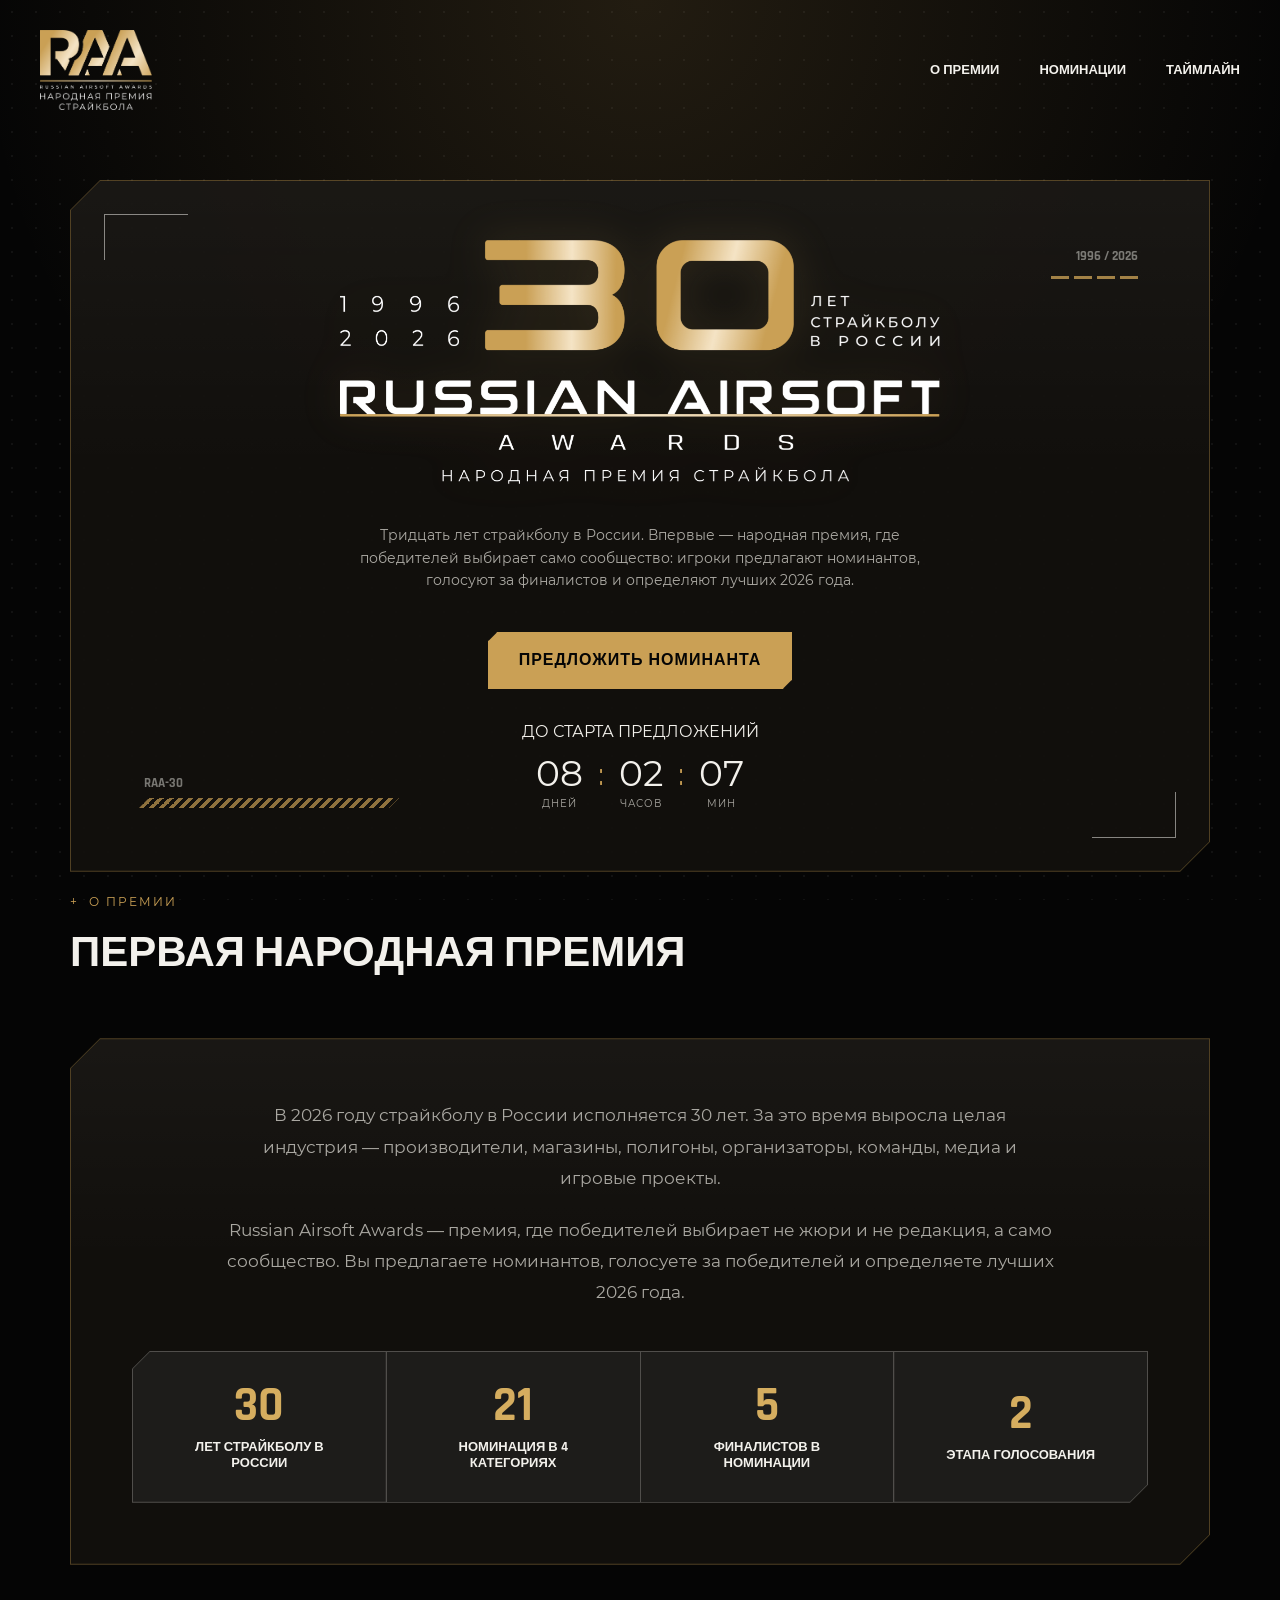
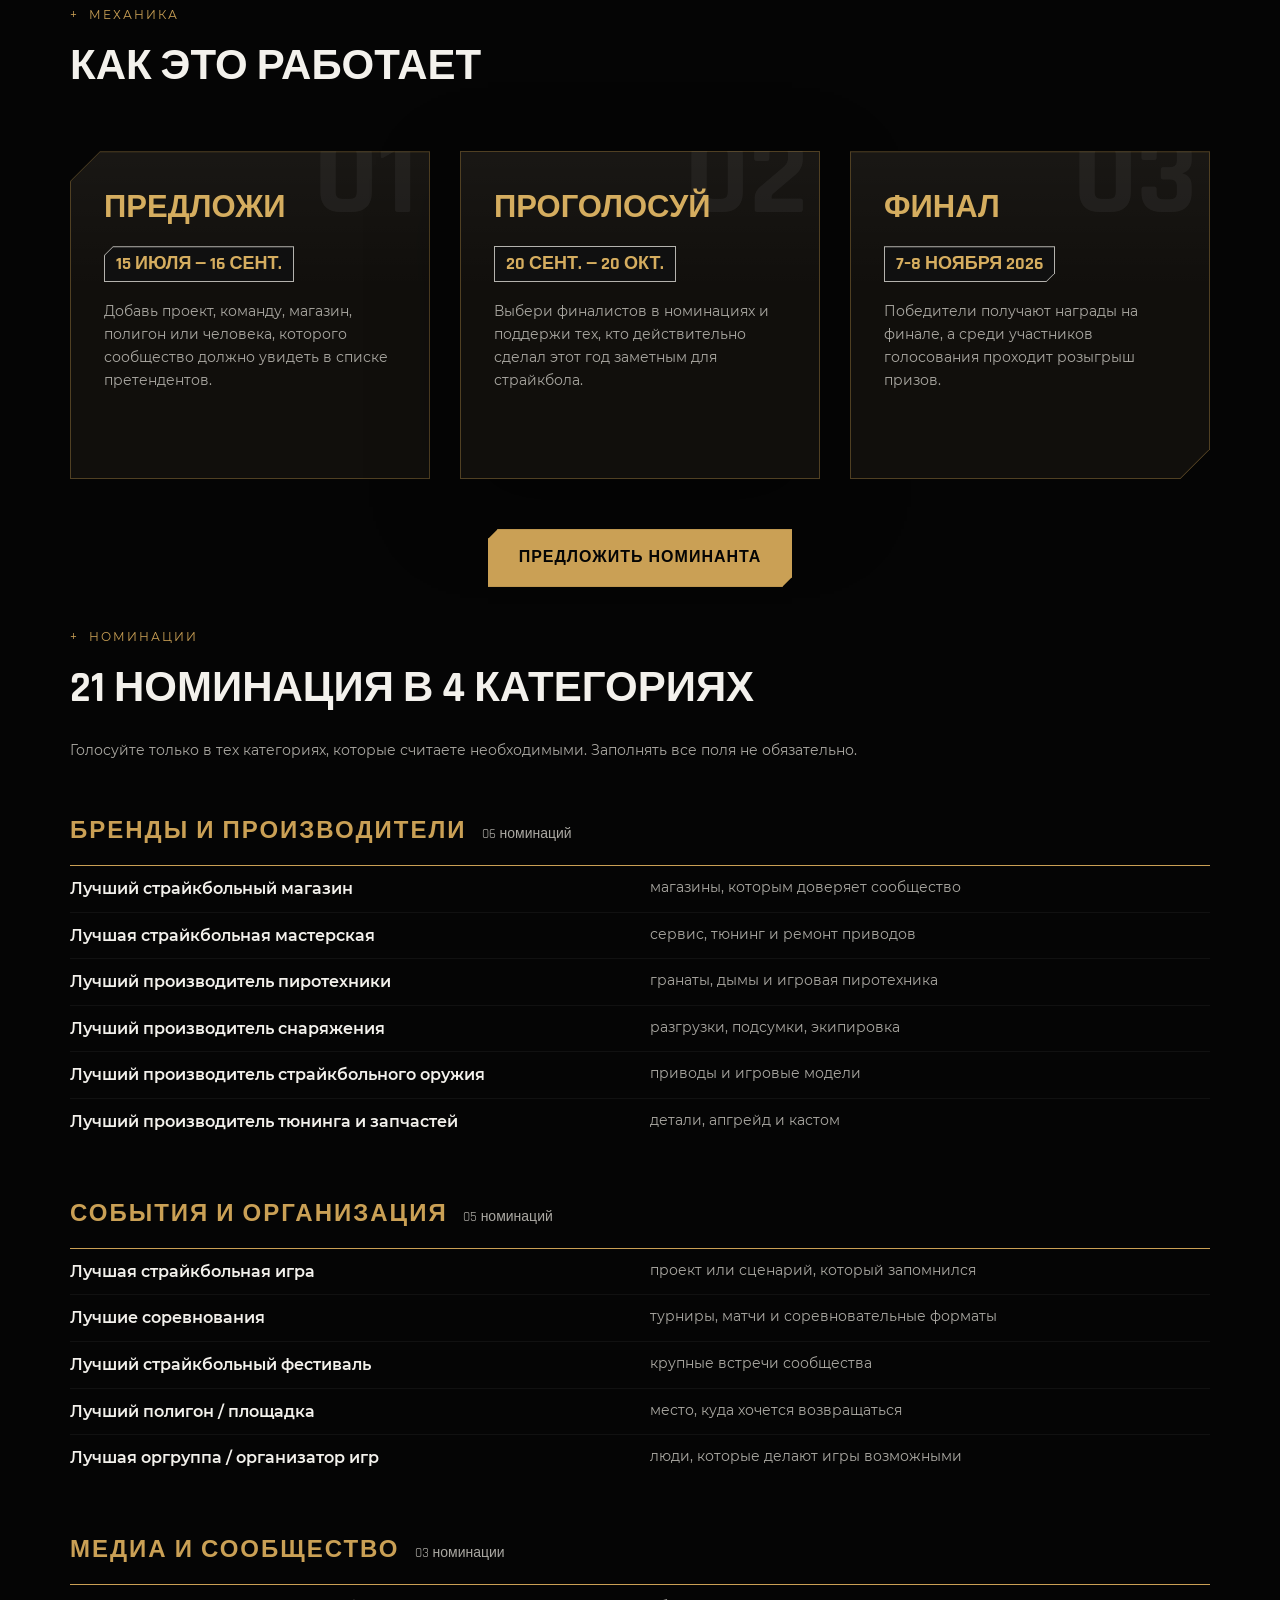
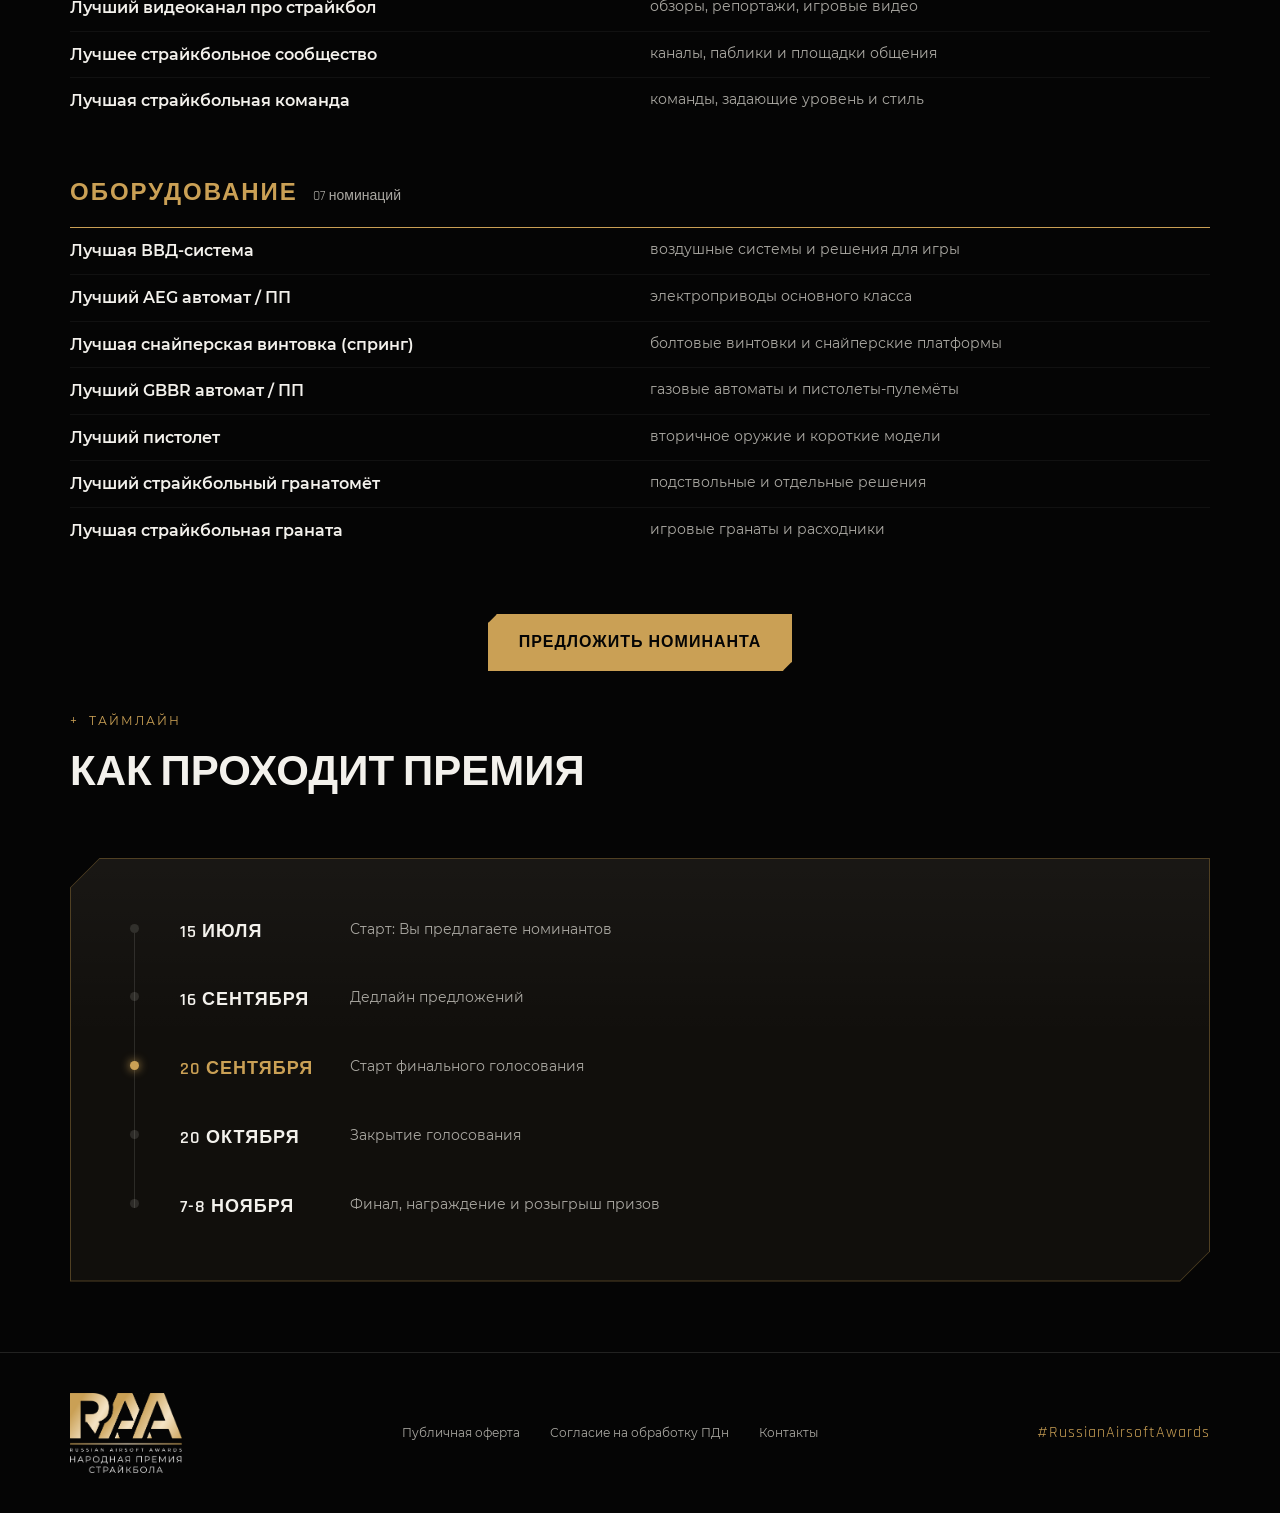
<file: index.html>
<!DOCTYPE html>
<html lang="ru">
<head>
    <meta charset="UTF-8">
    <meta name="viewport" content="width=device-width, initial-scale=1.0">
    <title>Russian Airsoft Awards</title>
    <link rel="stylesheet" href="style.css">
    <link rel="icon" type="image/png" href="favicon.png">
</head>
<body>

    <div class="background-grid"></div>

    <header class="header">
        <a class="logo" href="#" aria-label="Russian Airsoft Awards">
            <img src="img/RAA_white_PNG.png" alt="Russian Airsoft Awards" class="header-logo">
        </a>
        <button class="menu-toggle" type="button" aria-label="Открыть меню" aria-expanded="false">
            <span></span>
            <span></span>
            <span></span>
        </button>
        <nav class="nav" aria-label="Основная навигация">
            <a href="#about" class="nav-link">О ПРЕМИИ</a>
            <a href="#nominations" class="nav-link">НОМИНАЦИИ</a>
            <a href="#timeline" class="nav-link">ТАЙМЛАЙН</a>
        </nav>
    </header>

    <main class="container">
        
        <!-- HERO SECTION -->
        <section class="hero">
            <div class="hero-main tech-panel">
                <div class="hud-elements" aria-hidden="true">
                    <div class="hud-corner hud-corner-top"></div>
                    <div class="hud-corner hud-corner-bottom"></div>
                    <div class="hud-tag hud-tag-left">RAA-30</div>
                    <div class="hud-tag hud-tag-right">1996 / 2026</div>
                    <div class="hud-meter"><span></span><span></span><span></span><span></span></div>
                    <div class="hud-bc hud-bc-bottom"></div>
                </div>
                
                <div class="hero-content">
                    <div class="hero-logo">
                        <img src="img/30RAA_white_PNG.png" alt="Russian Airsoft Awards 1996-2026" class="hero-image">
                    </div>

                    <p class="desc">Тридцать лет страйкболу в России. Впервые — народная премия, где победителей выбирает само сообщество: игроки предлагают номинантов, голосуют за финалистов и определяют лучших 2026 года.</p>
                    
                    <div class="hero-actions">
                        <a href="#vote" class="btn btn-primary">
                            <span class="btn-label">ПРЕДЛОЖИТЬ НОМИНАНТА</span>
                        </a>
                        
                        <div class="timer-panel" aria-label="До старта предложений">
                            <div class="timer-label">ДО СТАРТА ПРЕДЛОЖЕНИЙ</div>
                            <div class="timer-grid">
                                <div class="time-box">
                                    <span class="time-num">08</span>
                                    <span class="time-text">ДНЕЙ</span>
                                </div>
                                <span class="time-sep">:</span>
                                <div class="time-box">
                                    <span class="time-num">02</span>
                                    <span class="time-text">ЧАСОВ</span>
                                </div>
                                <span class="time-sep">:</span>
                                <div class="time-box">
                                    <span class="time-num">07</span>
                                    <span class="time-text">МИН</span>
                                </div>
                            </div>
                        </div>
                    </div>
                </div>
            </div>
        </section>

        <!-- ABOUT SECTION -->
        <section id="about" class="section">
            <div class="section-header">
                <div class="section-eyebrow"><span class="plus-icon">+</span> О ПРЕМИИ</div>
                <h2 class="section-title">ПЕРВАЯ НАРОДНАЯ ПРЕМИЯ</h2>
            </div>
            
            <div class="about-panel tech-panel">
                <div class="about-copy">
                    <p>В 2026 году страйкболу в России исполняется 30 лет. За это время выросла целая индустрия — производители, магазины, полигоны, организаторы, команды, медиа и игровые проекты.</p>
                    <p>Russian Airsoft Awards — премия, где победителей выбирает не жюри и не редакция, а само сообщество. Вы предлагаете номинантов, голосуете за победителей и определяете лучших 2026 года.</p>
                </div>
                <div class="about-stats">
                    <div class="stat-card">
                        <span class="stat-num">30</span>
                        <span class="stat-desc">ЛЕТ СТРАЙКБОЛУ В РОССИИ</span>
                    </div>
                    <div class="stat-card">
                        <span class="stat-num">21</span>
                        <span class="stat-desc">НОМИНАЦИЯ В 4 КАТЕГОРИЯХ</span>
                    </div>
                    <div class="stat-card">
                        <span class="stat-num">5</span>
                        <span class="stat-desc">ФИНАЛИСТОВ В НОМИНАЦИИ</span>
                    </div>
                    <div class="stat-card">
                        <span class="stat-num">2</span>
                        <span class="stat-desc">ЭТАПА ГОЛОСОВАНИЯ</span>
                    </div>
                </div>
            </div>
        </section>
        
        <!-- TIMELINE SECTION -->
        

        <!-- MECHANICS SECTION -->
        <section id="mechanics" class="section">
            <div class="section-header">
                <div class="section-eyebrow"><span class="plus-icon">+</span> МЕХАНИКА</div>
                <h2 class="section-title">КАК ЭТО РАБОТАЕТ</h2>
            </div>
            
            <div class="steps-grid">
                <article class="step-card tech-panel tech-panel-start">
                    <div class="step-num">01</div>
                    <h3>ПРЕДЛОЖИ</h3>
                    <div class="step-date step-date-start">15 ИЮЛЯ — 16 СЕНТ.</div>
                    <p>Добавь проект, команду, магазин, полигон или человека, которого сообщество должно увидеть в списке претендентов.</p>
                </article>
                <article class="step-card tech-panel tech-panel-mid">
                    <div class="step-num">02</div>
                    <h3>ПРОГОЛОСУЙ</h3>
                    <div class="step-date">20 СЕНТ. — 20 ОКТ.</div>
                    <p>Выбери финалистов в номинациях и поддержи тех, кто действительно сделал этот год заметным для страйкбола.</p>
                </article>
                <article class="step-card tech-panel tech-panel-end">
                    <div class="step-num">03</div>
                    <h3>ФИНАЛ</h3>
                    <div class="step-date step-date-end">7–8 НОЯБРЯ 2026</div>
                    <p>Победители получают награды на финале, а среди участников голосования проходит розыгрыш призов.</p>
                </article>
            </div>
            
            <div class="center-action">
                <a href="#vote" class="btn btn-primary">
                    <span class="btn-label">ПРЕДЛОЖИТЬ НОМИНАНТА</span>
                </a>
            </div>
        </section>

        <!-- NOMINATIONS SECTION -->
        <section id="nominations" class="section">
             <div class="section-header">
                <div class="section-eyebrow"><span class="plus-icon">+</span> НОМИНАЦИИ</div>
                <h2 class="section-title">21 НОМИНАЦИЯ В 4 КАТЕГОРИЯХ</h2>
                <p class="desc text-dim" style="margin-top: 16px; font-size: 14px;">Голосуйте только в тех категориях, которые считаете необходимыми. Заполнять все поля не обязательно.</p>
            </div>
            
            <div class="nominations-container">
                <!-- Group 1 -->
                <div class="nom-group">
                    <div class="nom-group-header">
                        <h3>БРЕНДЫ И ПРОИЗВОДИТЕЛИ</h3>
                        <span class="nom-count">06 номинаций</span>
                    </div>
                    <div class="nom-list">
                        <div class="nom-row">
                            <strong>Лучший страйкбольный магазин</strong>
                            <span>магазины, которым доверяет сообщество</span>
                        </div>
                        <div class="nom-row">
                            <strong>Лучшая страйкбольная мастерская</strong>
                            <span>сервис, тюнинг и ремонт приводов</span>
                        </div>
                        <div class="nom-row">
                            <strong>Лучший производитель пиротехники</strong>
                            <span>гранаты, дымы и игровая пиротехника</span>
                        </div>
                        <div class="nom-row">
                            <strong>Лучший производитель снаряжения</strong>
                            <span>разгрузки, подсумки, экипировка</span>
                        </div>
                        <div class="nom-row">
                            <strong>Лучший производитель страйкбольного оружия</strong>
                            <span>приводы и игровые модели</span>
                        </div>
                        <div class="nom-row">
                            <strong>Лучший производитель тюнинга и запчастей</strong>
                            <span>детали, апгрейд и кастом</span>
                        </div>
                    </div>
                </div>
                
                <!-- Group 2 -->
                <div class="nom-group">
                    <div class="nom-group-header">
                        <h3>СОБЫТИЯ И ОРГАНИЗАЦИЯ</h3>
                        <span class="nom-count">05 номинаций</span>
                    </div>
                    <div class="nom-list">
                        <div class="nom-row">
                            <strong>Лучшая страйкбольная игра</strong>
                            <span>проект или сценарий, который запомнился</span>
                        </div>
                        <div class="nom-row">
                            <strong>Лучшие соревнования</strong>
                            <span>турниры, матчи и соревновательные форматы</span>
                        </div>
                        <div class="nom-row">
                            <strong>Лучший страйкбольный фестиваль</strong>
                            <span>крупные встречи сообщества</span>
                        </div>
                        <div class="nom-row">
                            <strong>Лучший полигон / площадка</strong>
                            <span>место, куда хочется возвращаться</span>
                        </div>
                        <div class="nom-row">
                            <strong>Лучшая оргруппа / организатор игр</strong>
                            <span>люди, которые делают игры возможными</span>
                        </div>
                    </div>
                </div>
                
                <!-- Group 3 -->
                <div class="nom-group">
                    <div class="nom-group-header">
                        <h3>МЕДИА И СООБЩЕСТВО</h3>
                        <span class="nom-count">03 номинации</span>
                    </div>
                    <div class="nom-list">
                        <div class="nom-row">
                            <strong>Лучший видеоканал про страйкбол</strong>
                            <span>обзоры, репортажи, игровые видео</span>
                        </div>
                        <div class="nom-row">
                            <strong>Лучшее страйкбольное сообщество</strong>
                            <span>каналы, паблики и площадки общения</span>
                        </div>
                        <div class="nom-row">
                            <strong>Лучшая страйкбольная команда</strong>
                            <span>команды, задающие уровень и стиль</span>
                        </div>
                    </div>
                </div>
                
                <!-- Group 4 -->
                <div class="nom-group">
                    <div class="nom-group-header">
                        <h3>ОБОРУДОВАНИЕ</h3>
                        <span class="nom-count">07 номинаций</span>
                    </div>
                    <div class="nom-list">
                        <div class="nom-row">
                            <strong>Лучшая ВВД-система</strong>
                            <span>воздушные системы и решения для игры</span>
                        </div>
                        <div class="nom-row">
                            <strong>Лучший AEG автомат / ПП</strong>
                            <span>электроприводы основного класса</span>
                        </div>
                        <div class="nom-row">
                            <strong>Лучшая снайперская винтовка (спринг)</strong>
                            <span>болтовые винтовки и снайперские платформы</span>
                        </div>
                        <div class="nom-row">
                            <strong>Лучший GBBR автомат / ПП</strong>
                            <span>газовые автоматы и пистолеты-пулемёты</span>
                        </div>
                        <div class="nom-row">
                            <strong>Лучший пистолет</strong>
                            <span>вторичное оружие и короткие модели</span>
                        </div>
                        <div class="nom-row">
                            <strong>Лучший страйкбольный гранатомёт</strong>
                            <span>подствольные и отдельные решения</span>
                        </div>
                        <div class="nom-row">
                            <strong>Лучшая страйкбольная граната</strong>
                            <span>игровые гранаты и расходники</span>
                        </div>
                    </div>
                </div>
            </div>
            
            <div class="center-action center-action-large">
                <a href="#vote" class="btn btn-primary">
                    <span class="btn-label">ПРЕДЛОЖИТЬ НОМИНАНТА</span>
                </a>
            </div>
        </section>

    <section id="timeline" class="section">
            <div class="section-header">
                <div class="section-eyebrow"><span class="plus-icon">+</span> ТАЙМЛАЙН</div>
                <h2 class="section-title">КАК ПРОХОДИТ ПРЕМИЯ</h2>
            </div>
            
            <div class="timeline-container tech-panel">
                <div class="timeline-line"></div>
                <div class="timeline-item">
                    <div class="tl-dot"></div>
                    <div class="tl-date">15 ИЮЛЯ</div>
                    <div class="tl-desc">Старт: Вы предлагаете номинантов</div>
                </div>
                <div class="timeline-item">
                    <div class="tl-dot"></div>
                    <div class="tl-date">16 СЕНТЯБРЯ</div>
                    <div class="tl-desc">Дедлайн предложений</div>
                </div>
                <div class="timeline-item active">
                    <div class="tl-dot"></div>
                    <div class="tl-date gold-text">20 СЕНТЯБРЯ</div>
                    <div class="tl-desc">Старт финального голосования</div>
                </div>
                <div class="timeline-item">
                    <div class="tl-dot"></div>
                    <div class="tl-date">20 ОКТЯБРЯ</div>
                    <div class="tl-desc">Закрытие голосования</div>
                </div>
                <div class="timeline-item">
                    <div class="tl-dot"></div>
                    <div class="tl-date">7-8 НОЯБРЯ</div>
                    <div class="tl-desc">Финал, награждение и розыгрыш призов</div>
                </div>
            </div>
        </section>

    </main>

    <footer class="footer">
        <div class="container footer-inner">
            <a class="logo" href="#" aria-label="Russian Airsoft Awards">
                <img src="img/RAA_white_PNG.png" alt="Russian Airsoft Awards" class="header-logo">
            </a>
            <div class="footer-links">
                <a href="#">Публичная оферта</a>
                <a href="#">Согласие на обработку ПДн</a>
                <a href="#">Контакты</a>
            </div>
            <div class="footer-tag">
                #RussianAirsoftAwards
            </div>
        </div>
    </footer>

<script>
    document.addEventListener("DOMContentLoaded", function() {
        const menuToggle = document.querySelector('.menu-toggle');
        const nav = document.querySelector('.nav');
        const navLinks = document.querySelectorAll('.nav-link');

        if (menuToggle && nav) {
            menuToggle.addEventListener('click', () => {
                nav.classList.toggle('active');
                menuToggle.setAttribute('aria-expanded', nav.classList.contains('active'));
            });
            navLinks.forEach(link => {
                link.addEventListener('click', () => {
                    nav.classList.remove('active');
                    menuToggle.setAttribute('aria-expanded', 'false');
                });
            });
        }
    });
</script>
</body>
</html>
</file>
<file: style.css>
@font-face {
    font-family: 'Rajdhani';
    src: url('RAA/fonts/Rajdhani/Rajdhani-Regular.ttf') format('truetype');
    font-weight: 400;
    font-style: normal;
    font-display: swap;
}

@font-face {
    font-family: 'Rajdhani';
    src: url('RAA/fonts/Rajdhani/Rajdhani-SemiBold.ttf') format('truetype');
    font-weight: 600;
    font-style: normal;
    font-display: swap;
}

@font-face {
    font-family: 'Rajdhani';
    src: url('RAA/fonts/Rajdhani/Rajdhani-Bold.ttf') format('truetype');
    font-weight: 700;
    font-style: normal;
    font-display: swap;
}

@font-face {
    font-family: 'Montserrat';
    src: url('RAA/fonts/Montserrat/Montserrat-Regular.ttf') format('truetype');
    font-weight: 400;
    font-style: normal;
    font-display: swap;
}

@font-face {
    font-family: 'Montserrat';
    src: url('RAA/fonts/Montserrat/Montserrat-SemiBold.ttf') format('truetype');
    font-weight: 600;
    font-style: normal;
    font-display: swap;
}

/* 
    Russian Airsoft Awards 2026 
    Theme: Sci-Fi / Tech / Minimalist
*/

:root {
    --bg-main: #050505;
    --bg-panel: rgba(10, 10, 10, 0.88);
    --bg-panel-solid: #0a0a0a;
    --bg-light: #e5e6e8;
    
    --text-main: #f3f1ec;
    --text-dim: #aaa8a2;
    --text-soft: #77746d;
    --text-dark: #121212;
    
    --gold: #caa055;
    --gold-bright: #d5ad5f;
    --gold-dim: rgba(202, 160, 85, 0.2);
    
    --border-color: rgba(243, 241, 236, 0.12);
    --border-strong: rgba(243, 241, 236, 0.28);
    --border-light: #b0b0b0;
    --hud-border: rgba(202, 160, 85, 0.42);
    
    --font-head: 'Rajdhani', sans-serif;
    --font-body: 'Montserrat', Arial, sans-serif;
    
    --clip-corner: 20px;
}

* {
    box-sizing: border-box;
    margin: 0;
    padding: 0;
}

html {
    min-width: 320px;
    scroll-behavior: smooth;
}

body {
    min-width: 320px;
    background-color: var(--bg-main);
    color: var(--text-main);
    font-family: var(--font-body);
    line-height: 1.6;
    overflow-x: hidden;
    position: relative;
    -webkit-font-smoothing: antialiased;
    -moz-osx-font-smoothing: grayscale;
}

/* Accessibility Focus States */
:focus-visible {
    outline: 2px solid var(--gold);
    outline-offset: 4px;
    border-radius: 2px;
}

/* Background Texture */
.background-grid {
    position: fixed;
    inset: 0;
    width: max(100vw, 320px);
    height: 100vh;
    overflow: hidden;
    z-index: -1;
    pointer-events: none;
    background-color: var(--bg-main);
    background-image: radial-gradient(rgba(255, 255, 255, 0.05) 1px, transparent 1px);
    background-size: 24px 24px;
}
.background-grid::before {
    content: '';
    position: absolute;
    inset: 0;
    background: radial-gradient(circle at 50% 0%, rgba(202, 160, 85, 0.15), transparent 60%);
    opacity: 1;
}
.background-grid::after {
    display: none;
}

/* Typography */
h1, h2, h3, .title, .section-title, .logo-text, .timer-num, .stat-num {
    font-family: var(--font-head);
    font-weight: 700;
    text-transform: uppercase;
    letter-spacing: 0;
}

p,
.desc,
.tl-desc,
.nom-row strong,
.nom-row span,
.footer-links a {
    font-family: var(--font-body);
    overflow-wrap: break-word;
}

.gold-text { color: var(--gold); }
.text-dim { color: var(--text-dim); }

.container {
    max-width: 1180px;
    margin: 0 auto;
    padding: 0 20px;
}

/* Common UI Elements */
/* Advanced HUD Elements */
.tech-panel {
    background: rgba(202, 160, 85, 0.38);
    border: 0;
    position: relative;
    padding: 50px 40px;
    clip-path: polygon(
        30px 0, 
        100% 0, 
        100% calc(100% - 30px), 
        calc(100% - 30px) 100%, 
        0 100%, 
        0 30px
    );
    box-shadow: 0 28px 80px rgba(0, 0, 0, 0.36);
    isolation: isolate;
    transition: box-shadow 0.3s ease;
}

.tech-panel:hover {
    box-shadow: 0 0 24px rgba(202, 160, 85, 0.13), 0 28px 80px rgba(0, 0, 0, 0.36);
}

.tech-panel::before {
    content: '';
    position: absolute;
    inset: 1px;
    width: auto;
    height: auto;
    background:
        linear-gradient(180deg, rgba(255, 255, 255, 0.035), transparent 42%),
        var(--bg-panel);
    clip-path: polygon(
        29px 0,
        100% 0,
        100% calc(100% - 29px),
        calc(100% - 29px) 100%,
        0 100%,
        0 29px
    );
    transform: none;
    pointer-events: none;
    z-index: 0;
}

.tech-panel::after {
    content: '';
    position: absolute;
    bottom: 14px;
    right: -6.2px;
    width: 42.4px;
    height: 1px;
    background: rgba(204, 163, 82, 0.3);
    transform: rotate(-45deg);
    pointer-events: none;
}

.tech-panel > * {
    position: relative;
    z-index: 1;
}

/* Tech Panel Modifiers */
.tech-panel-start {
    clip-path: polygon(30px 0, 100% 0, 100% 100%, 0 100%, 0 30px);
}
.tech-panel-start::before {
    clip-path: polygon(29px 0, 100% 0, 100% 100%, 0 100%, 0 29px);
}
.tech-panel-start::after { display: none; }

.tech-panel-mid {
    clip-path: none;
}
.tech-panel-mid::before {
    clip-path: none;
}
.tech-panel-mid::after { display: none; }

.tech-panel-end {
    clip-path: polygon(0 0, 100% 0, 100% calc(100% - 30px), calc(100% - 30px) 100%, 0 100%);
}
.tech-panel-end::before {
    clip-path: polygon(0 0, 100% 0, 100% calc(100% - 29px), calc(100% - 29px) 100%, 0 100%);
}

.hud-elements {
    position: absolute;
    inset: 0;
    pointer-events: none;
    z-index: 5;
}

.hud-bc {
    position: absolute;
    bottom: 0;
    left: 40px;
    width: 250px;
    height: 10px;
    background: repeating-linear-gradient(90deg, var(--gold) 0, var(--gold) 5px, transparent 5px, transparent 10px);
    transform: skew(-45deg);
    opacity: 0.3;
}

.hud-bc-bottom {
    left: 74px;
    bottom: 64px;
    opacity: 0.68;
}

.hud-corner {
    position: absolute;
    width: 84px;
    height: 46px;
    border-color: var(--hud-border);
    opacity: 0.52;
}

.hud-corner-top {
    top: 34px;
    left: 34px;
    border-top: 1px solid;
    border-left: 1px solid;
}

.hud-corner-bottom {
    right: 34px;
    bottom: 34px;
    border-right: 1px solid;
    border-bottom: 1px solid;
}

.hud-tag {
    position: absolute;
    color: rgba(243, 241, 236, 0.46);
    font-family: var(--font-head);
    font-weight: 700;
    font-size: 13px;
    line-height: 1;
    text-transform: uppercase;
}

.hud-tag-left {
    left: 74px;
    bottom: 82px;
}

.hud-tag-right {
    top: 70px;
    right: 72px;
}

.hud-meter {
    position: absolute;
    right: 72px;
    top: 96px;
    display: grid;
    grid-template-columns: repeat(4, 18px);
    gap: 5px;
}

.hud-meter span {
    height: 3px;
    background: var(--gold);
    opacity: 0.78;
}

.btn {
    display: inline-flex;
    align-items: center;
    gap: 10px;
    font-family: var(--font-head);
    text-decoration: none;
    text-transform: uppercase;
    font-weight: 600;
    letter-spacing: 1px;
    cursor: pointer;
    transition: all 0.2s ease;
}

.btn:active {
    transform: scale(0.97);
}

.btn-primary {
    background: var(--gold);
    color: var(--bg-main);
    border: 1px solid var(--gold);
    padding: 15px 30px;
    position: relative;
    clip-path: polygon(10px 0, 100% 0, 100% calc(100% - 10px), calc(100% - 10px) 100%, 0 100%, 0 10px);
    overflow: hidden;
    z-index: 1;
}

.btn-label {
    position: relative;
    z-index: 2;
}

.btn-primary::before {
    content: '';
    position: absolute;
    top: 0; left: -100%; width: 50%; height: 100%;
    background: linear-gradient(90deg, transparent, rgba(255, 255, 255, 0.5), transparent);
    transform: skewX(-20deg);
    animation: btn-shine 4s infinite;
    z-index: -1;
}

@keyframes btn-shine {
    0% { left: -100%; }
    15% { left: 200%; }
    100% { left: 200%; }
}

.btn-primary:hover {
    background: #e6b85c;
    border-color: #e6b85c;
    color: var(--bg-main);
    box-shadow: 0 0 20px rgba(204, 163, 82, 0.4);
}

.btn-sm {
    font-size: 14px;
    color: var(--text-main);
}
.btn-sm .decor-plus {
    color: var(--gold);
}

/* Header */
.header {
    position: relative;
    display: flex;
    justify-content: space-between;
    align-items: center;
    padding: 30px 40px;
    max-width: 1440px;
    margin: 0 auto;
}

.header-logo {
    width: 112px;
    max-width: 42vw;
    height: auto;
    display: block;
}

.nav {
    display: flex;
    gap: 40px;
}

.menu-toggle {
    display: none;
    width: 46px;
    height: 46px;
    align-items: center;
    justify-content: center;
    flex-direction: column;
    gap: 6px;
    border: 1px solid rgba(202, 160, 85, 0.42);
    background: rgba(10, 10, 10, 0.66);
    color: var(--text-main);
    cursor: pointer;
    clip-path: polygon(9px 0, 100% 0, 100% calc(100% - 9px), calc(100% - 9px) 100%, 0 100%, 0 9px);
}

.menu-toggle span {
    display: block;
    width: 20px;
    height: 2px;
    background: var(--gold-bright);
}

.nav-link {
    color: var(--text-main);
    text-decoration: none;
    font-size: 13px;
    font-family: var(--font-head);
    font-weight: 700;
    letter-spacing: 0;
    transition: color 0.3s;
}
.nav-link:hover {
    color: var(--gold);
}

/* Hero Section */
.hero {
    display: flex;
    flex-direction: column;
    gap: 30px;
    margin-top: 40px;
}

.hero-main {
    display: flex;
    flex-direction: column;
    justify-content: center;
    min-height: 600px;
    padding: 60px;
}

.hero-logo {
    text-align: center;
    margin-bottom: 40px;
}

.hero-image {
    max-width: 100%;
    width: 600px; /* Adjust size based on design */
    height: auto;
    margin: 0 auto;
    display: block;
    filter: drop-shadow(0 0 20px rgba(204, 163, 82, 0.15)); /* Optional subtle glow */
}

.hero-main .desc {
    max-width: 600px;
    margin: 0 auto 40px auto;
    text-align: center;
    color: var(--text-dim);
    font-size: 14px;
}

.hero-actions {
    display: flex;
    flex-direction: column;
    align-items: center;
    gap: 30px;
    margin-top: 40px;
}

.hero-side {
    display: none;
}

.timer-panel {
    text-align: center;
    width: auto;
}
.timer-panel .hud-elements {
    display: none;
}
.timer-grid {
    display: flex;
    justify-content: center;
    align-items: center;
    gap: 15px;
    margin-top: 10px;
}
.time-box {
    display: flex;
    flex-direction: column;
}
.time-num {
    font-size: 36px;
    line-height: 1;
}
.time-text {
    font-size: 10px;
    letter-spacing: 1px;
    color: var(--text-dim);
    margin-top: 5px;
}
.time-sep {
    font-family: var(--font-head);
    font-size: 32px;
    color: var(--gold);
    margin-top: -15px;
}

/* Sections */
.section {
    padding: 20px 0;
}
.section-header {
    margin-bottom: 50px;
}
.section-eyebrow {
    color: var(--gold);
    font-size: 12px;
    letter-spacing: 2px;
    margin-bottom: 10px;
    display: flex;
    align-items: center;
    gap: 10px;
}
.section-title {
    font-size: 42px;
}

/* About Grid */
.about-panel {
    padding: clamp(34px, 5vw, 62px);
}

.about-copy {
    width: min(830px, 100%);
    margin: 0 auto;
    color: var(--text-dim);
    font-size: 17px;
    line-height: 1.85;
    text-align: center;
}

.about-copy p + p {
    margin-top: 20px;
}

.about-grid {
    display: grid;
    grid-template-columns: 1fr 1fr;
    gap: 40px;
}
.about-text {
    font-size: 15px;
    color: var(--text-dim);
}
.about-text p {
    margin-bottom: 20px;
}
.about-stats {
    position: relative;
    display: grid;
    grid-template-columns: repeat(4, minmax(0, 1fr));
    gap: 1px;
    margin-top: 42px;
    padding: 1px;
    background: var(--border-strong);
    border: 0;
    clip-path: polygon(18px 0, 100% 0, 100% calc(100% - 18px), calc(100% - 18px) 100%, 0 100%, 0 18px);
}
.stat-card {
    display: flex;
    flex-direction: column;
    justify-content: center;
    align-items: center;
    text-align: center;
    min-height: 150px;
    padding: 26px 18px;
    background: rgba(25, 24, 22, 0.92);
}
.stat-card:first-child {
    clip-path: polygon(17px 0, 100% 0, 100% 100%, 0 100%, 0 17px);
}
.stat-card:last-child {
    clip-path: polygon(0 0, 100% 0, 100% calc(100% - 17px), calc(100% - 17px) 100%, 0 100%);
}
.stat-card .stat-num {
    font-size: 48px;
    color: var(--gold-bright);
    line-height: 1;
    margin-bottom: 10px;
}
.stat-card .stat-desc {
    max-width: 170px;
    font-family: var(--font-head);
    font-weight: 700;
    font-size: 13px;
    line-height: 1.2;
    letter-spacing: 0;
    text-transform: uppercase;
}

/* Timeline */
.timeline-container {
    padding: 60px;
}
.timeline-item {
    display: grid;
    grid-template-columns: 30px 150px 1fr;
    gap: 20px;
    padding-bottom: 40px;
    position: relative;
}
.timeline-item:hover .tl-date,
.timeline-item:hover .tl-desc {
    transform: translateX(8px);
}
.tl-date, .tl-desc {
    transition: transform 0.3s ease;
}
.timeline-item:last-child {
    padding-bottom: 0;
}
.timeline-item::before {
    content: '';
    position: absolute;
    left: 4px;
    top: 15px;
    bottom: -15px;
    width: 1px;
    background: var(--border-color);
}
.timeline-item:last-child::before {
    display: none;
}
.tl-dot {
    width: 9px;
    height: 9px;
    background: var(--border-color);
    border-radius: 50%;
    margin-top: 6px;
    position: relative;
    z-index: 2;
}
.timeline-item.active .tl-dot {
    background: var(--gold);
    box-shadow: 0 0 10px var(--gold);
}
.tl-date {
    font-family: var(--font-head);
    font-size: 18px;
    font-weight: 600;
    letter-spacing: 1px;
}
.tl-desc {
    color: var(--text-dim);
    font-size: 14px;
}

/* Mechanics Steps */
.steps-grid {
    display: grid;
    grid-template-columns: repeat(3, 1fr);
    gap: 30px;
}
.step-card {
    min-height: 328px;
    padding: 42px 34px 34px;
    text-align: left;
    position: relative;
    overflow: hidden;
}
.step-num {
    position: absolute;
    top: -34px;
    right: 12px;
    font-size: 120px;
    font-family: var(--font-head);
    font-weight: 700;
    color: rgba(243, 241, 236, 0.055);
    line-height: 1;
    pointer-events: none;
    z-index: 0;
}
.step-card h3, .step-card p, .step-date {
    position: relative;
    z-index: 1;
}
.step-card h3 {
    color: var(--gold-bright);
    font-size: 31px;
    line-height: 1;
    margin-bottom: 0;
}
.step-date {
    display: inline-flex;
    align-items: center;
    min-height: 34px;
    margin-top: 22px;
    padding: 9px 12px;
    background: rgba(243, 241, 236, 0.72);
    border: 0;
    color: var(--gold-bright);
    font-family: var(--font-head);
    font-weight: 700;
    font-size: 18px;
    line-height: 1;
    text-transform: uppercase;
    white-space: nowrap;
    position: relative;
    isolation: isolate;
    clip-path: none;
}

.step-date::before {
    content: '';
    position: absolute;
    inset: 1px;
    z-index: -1;
    background: #101010;
}

.step-date-start {
    clip-path: polygon(9px 0, 100% 0, 100% 100%, 0 100%, 0 9px);
}

.step-date-start::before {
    clip-path: polygon(8px 0, 100% 0, 100% 100%, 0 100%, 0 8px);
}

.step-date-end {
    clip-path: polygon(0 0, 100% 0, 100% calc(100% - 9px), calc(100% - 9px) 100%, 0 100%);
}

.step-date-end::before {
    clip-path: polygon(0 0, 100% 0, 100% calc(100% - 8px), calc(100% - 8px) 100%, 0 100%);
}
.step-card p {
    color: var(--text-dim);
    font-size: 14px;
    line-height: 1.65;
    margin-top: 18px;
}

.center-action {
    text-align: center;
    margin-top: 50px;
}

.center-action-large {
    margin-top: 60px;
}

/* Nominations (List Layout) */
.nominations-container {
    display: flex;
    flex-direction: column;
    gap: 50px;
}
.nom-group {
    display: flex;
    flex-direction: column;
}
.nom-group-header {
    display: flex;
    align-items: baseline;
    gap: 15px;
    border-bottom: 1px solid var(--gold);
    padding-bottom: 15px;
    margin-bottom: 0;
}
.nom-group-header h3 {
    font-size: 24px;
    color: var(--gold);
    text-transform: uppercase;
    letter-spacing: 2px;
}
.nom-count {
    font-family: var(--font-head);
    font-size: 14px;
    color: var(--text-dim);
}
.nom-list {
    display: flex;
    flex-direction: column;
    list-style: none;
}
.nom-row {
    display: grid;
    grid-template-columns: 1fr 1fr;
    gap: 20px;
    padding: 10px 0;
    border-bottom: 1px solid rgba(255,255,255,0.05);
}
.nom-row:last-child {
    border-bottom: none;
}
.nom-row strong {
    font-size: 16px;
    color: var(--text-main);
}
.nom-row span {
    font-size: 14px;
    color: var(--text-dim);
}

/* Footer */
.footer {
    border-top: 1px solid var(--border-color);
    padding: 40px 0;
    margin-top: 50px;
}
.footer-inner {
    display: flex;
    justify-content: space-between;
    align-items: center;
}
.footer-links {
    display: flex;
    gap: 30px;
}
.footer-links a {
    color: var(--text-dim);
    text-decoration: none;
    font-size: 12px;
    transition: color 0.3s;
}
.footer-links a:hover {
    color: var(--gold);
}
.footer-tag {
    font-family: var(--font-head);
    color: var(--gold);
    letter-spacing: 1px;
}

/* Responsive */
@media (max-width: 1024px) {
    .hero {
        grid-template-columns: 1fr;
    }
    .hero-main {
        min-height: auto;
    }
    .about-stats {
        grid-template-columns: repeat(2, minmax(0, 1fr));
    }
}
@media (max-width: 768px) {
    html,
    body {
        min-width: 320px;
        overflow-x: auto;
    }

    .container {
        width: min(100% - 40px, 1180px);
    }

    .about-grid, .timeline-item, .steps-grid, .nom-row {
        grid-template-columns: 1fr;
    }
    .header {
        width: min(100% - 40px, 1360px);
        position: relative;
    display: flex;
        flex-direction: row;
        justify-content: space-between;
        align-items: center;
        gap: 16px;
        padding: 18px 0 12px;
        position: relative;
    }
    .header-logo {
        width: 82px;
        max-width: 28vw;
    }
    .nav {
        display: none;
    }
    .nav.active {
        display: flex;
        flex-direction: column;
        position: absolute;
        top: 100%;
        left: 0;
        width: 100%;
        background: var(--bg-main, #050505);
        padding: 20px;
        border-top: 1px solid var(--gold, #caa055);
        z-index: 10;
    }
    .menu-toggle {
        display: inline-flex;
        flex: 0 0 46px;
        position: relative;
        z-index: 4;
        background: var(--gold);
        border-color: var(--gold-bright);
        box-shadow: 0 12px 28px rgba(0, 0, 0, 0.34);
    }
    .menu-toggle span {
        background: #060606;
    }
    .hero {
        margin-top: 24px;
    }
    .hero-main {
        width: 100%;
        max-width: 100%;
        min-height: auto;
        padding: 44px 20px 48px;
        clip-path: polygon(24px 0, 100% 0, 100% calc(100% - 48px), calc(100% - 52px) 100%, 0 100%, 0 24px);
    }
    .hero-main::before {
        clip-path: polygon(23px 0, 100% 0, 100% calc(100% - 47px), calc(100% - 51px) 100%, 0 100%, 0 23px);
    }
    .hero-image {
        width: 72vw;
        max-width: 280px;
        min-width: 0;
    }
    .hero-main .desc {
        max-width: 280px;
        font-size: 15px;
        line-height: 1.65;
    }
    .hero-actions {
        flex-direction: column;
    }
    .btn {
        width: min(100%, 270px);
        min-height: 58px;
        padding-inline: 20px;
        font-size: 14px;
    }
    .section {
        padding: 20px 0;
    }
    .section-title {
        max-width: 440px;
        font-size: 34px;
        line-height: 1;
        overflow-wrap: normal;
    }
    .section-title-wide {
        white-space: normal;
        font-size: 32px;
    }
    .about-panel {
        width: 100%;
        max-width: 100%;
        padding: 34px 24px;
    }
    .about-copy {
        max-width: 300px;
        text-align: center;
        font-size: 16px;
        line-height: 1.72;
    }
    .about-stats {
        grid-template-columns: repeat(4, minmax(0, 1fr));
        min-width: 0;
        margin-top: 30px;
        clip-path: polygon(12px 0, 100% 0, 100% calc(100% - 12px), calc(100% - 12px) 100%, 0 100%, 0 12px);
    }
    .stat-card {
        min-height: 94px;
        padding: 16px 6px;
    }
    .stat-card .stat-num {
        font-size: 30px;
        margin-bottom: 8px;
    }
    .stat-card .stat-desc {
        max-width: 66px;
        font-size: 8px;
        line-height: 1.2;
    }
    .stat-card,
    .step-card,
    .timeline-container,
    .nom-row,
    .nom-group,
    .nom-list {
        min-width: 0;
    }
    .hud-tag,
    .hud-meter {
        display: none;
    }
    .hud-bc-bottom {
        left: 24px;
        bottom: 26px;
    }
    .timeline-container {
        padding: 34px 24px;
    }
    .timeline-item {
        grid-template-columns: 28px 1fr;
        gap: 10px 16px;
    }
    .tl-desc {
        grid-column: 2;
    }
    .step-date {
        white-space: normal;
    }
    .footer-inner,
    .footer-links {
        flex-direction: column;
        align-items: center;
        text-align: center;
    }
    .nom-group-header {
        flex-direction: column;
        align-items: flex-start;
    }
    .nom-row {
        gap: 5px;
        padding: 15px 0;
    }
    .footer {
        padding: 34px 0 38px;
    }
    .footer-inner {
        justify-content: center;
    }
    .footer-links {
        gap: 14px;
    }
    .title-top { font-size: 32px; }
    .title-mid { font-size: 64px; }
    .title-bot { font-size: 16px; }
}
</file>
